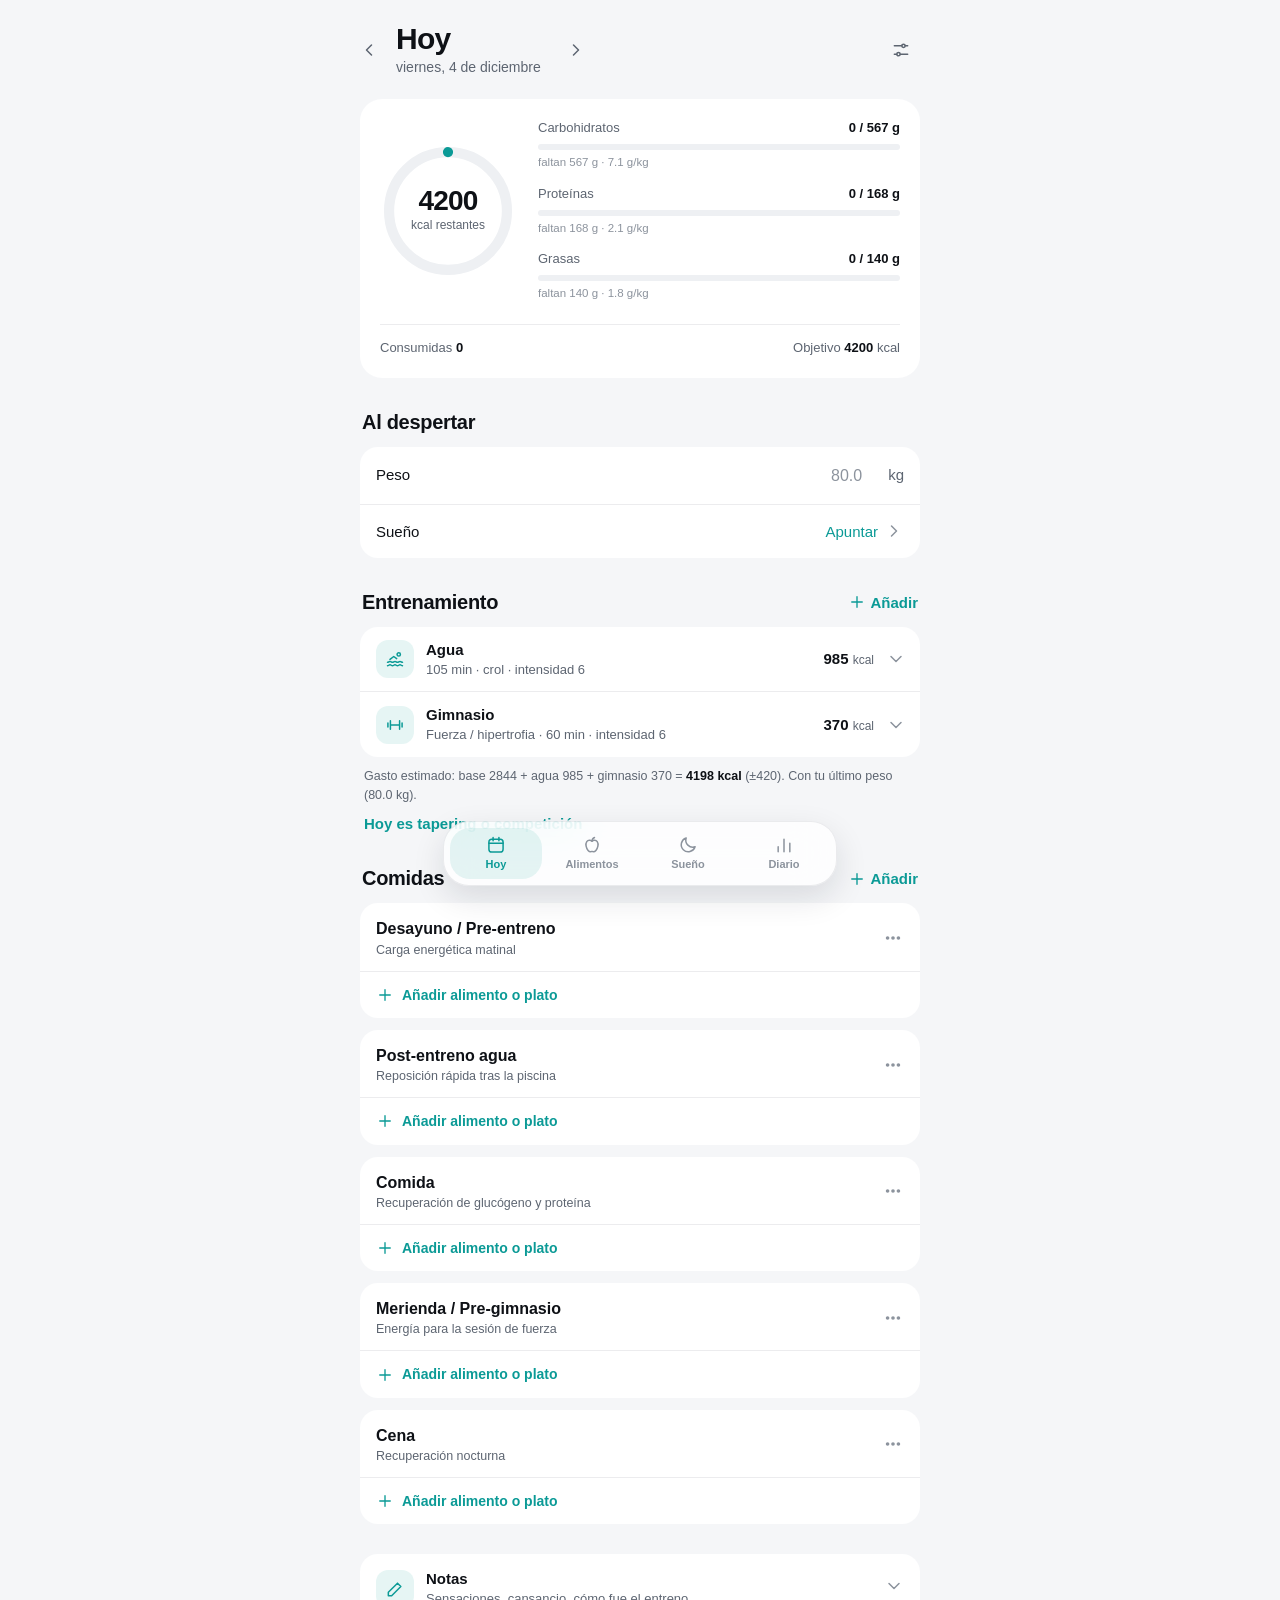
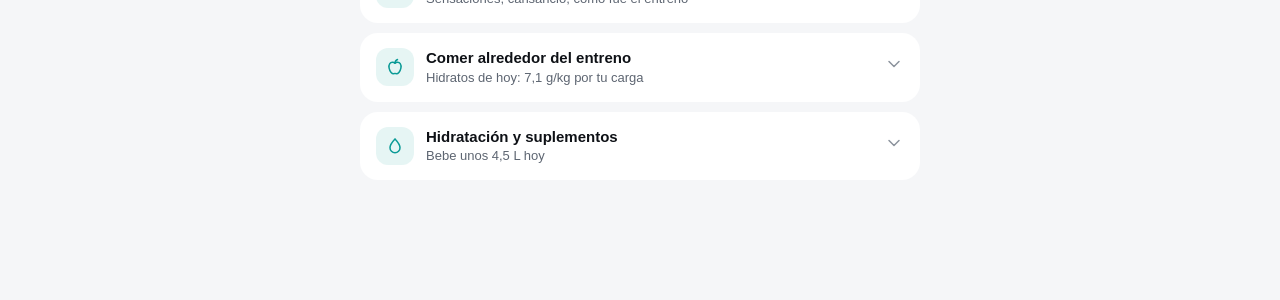
<file: index.html>
<!DOCTYPE html>
<html lang="es">
<head>
    <meta charset="UTF-8">
    <meta name="viewport" content="width=device-width, initial-scale=1.0, viewport-fit=cover">
    <meta name="theme-color" content="#0a0b0d" media="(prefers-color-scheme: dark)">
    <meta name="theme-color" content="#f5f6f8" media="(prefers-color-scheme: light)">
    <meta name="description" content="Planificador y diario de nutrición para nadadores">
    <!-- App instalable en el móvil (PWA) -->
    <link rel="manifest" href="manifest.webmanifest">
    <link rel="icon" type="image/png" sizes="192x192" href="icon-192.png">
    <link rel="apple-touch-icon" href="apple-touch-icon.png">
    <meta name="mobile-web-app-capable" content="yes">
    <meta name="apple-mobile-web-app-capable" content="yes">
    <meta name="apple-mobile-web-app-title" content="SwimFuel">
    <meta name="apple-mobile-web-app-status-bar-style" content="black-translucent">
    <title>SwimFuel</title>
    <link rel="stylesheet" href="css/app.css">
</head>
<body>

<div class="sticky-summary" id="stickySummary" aria-hidden="true"></div>

<main class="app">
    <div class="banner" id="storageBanner" hidden>Este navegador no permite guardar datos: descarga una copia de seguridad antes de cerrar.</div>
    <div class="banner info" id="upgradeBanner" hidden>
        <strong>SwimFuel se ha actualizado.</strong> Tus datos siguen aquí. Por si acaso, guarda una copia antes de seguir.
        <div class="row" style="margin-top:10px;">
            <button class="btn-primary btn-sm" id="btnUpgradeBackup">Descargar copia</button>
            <button class="btn-secondary btn-sm" id="btnUpgradeDismiss">Ahora no</button>
        </div>
    </div>

    <!-- ===================== HOY ===================== -->
    <section class="tab-panel active" id="tab_today">
        <header class="topbar">
            <div class="date-switch">
                <button class="icon-btn" id="btnPrevDay" aria-label="Día anterior" data-icon="chevronLeft"></button>
                <div class="date-title">
                    <h1 id="dateLabel">Hoy</h1>
                    <div class="date-sub"><span id="dateSub"></span><span class="save-state" id="saveIndicator"></span></div>
                    <input type="date" id="logDate" class="date-picker" aria-label="Elegir fecha">
                </div>
                <button class="icon-btn" id="btnNextDay" aria-label="Día siguiente" data-icon="chevronRight"></button>
            </div>
            <div class="topbar-actions">
                <button class="pill-btn" id="btnToday" hidden>Hoy</button>
                <button class="icon-btn" onclick="openModal('modalProfile')" aria-label="Perfil y ajustes" data-icon="sliders"></button>
            </div>
        </header>

        <section class="hero" id="hero">
            <div class="ring-wrap">
                <svg class="ring" viewBox="0 0 120 120" aria-hidden="true">
                    <circle class="ring-track" cx="60" cy="60" r="52"></circle>
                    <circle class="ring-fill" id="kcalRing" cx="60" cy="60" r="52" stroke-dasharray="326.73" stroke-dashoffset="326.73"></circle>
                </svg>
                <div class="ring-center">
                    <div class="ring-value" id="ringValue">0</div>
                    <div class="ring-label" id="ringLabel">kcal restantes</div>
                </div>
            </div>
            <div class="macros">
                <div class="macro">
                    <div class="macro-top"><span class="macro-name">Carbohidratos</span><span class="macro-val" id="carbStatus"></span></div>
                    <div class="macro-bar"><i id="carbBar" style="background: var(--carb);"></i></div>
                    <div class="macro-sub" id="carbSub"></div>
                </div>
                <div class="macro">
                    <div class="macro-top"><span class="macro-name">Proteínas</span><span class="macro-val" id="protStatus"></span></div>
                    <div class="macro-bar"><i id="protBar" style="background: var(--prot);"></i></div>
                    <div class="macro-sub" id="protSub"></div>
                </div>
                <div class="macro">
                    <div class="macro-top"><span class="macro-name">Grasas</span><span class="macro-val" id="fatStatus"></span></div>
                    <div class="macro-bar"><i id="fatBar" style="background: var(--fat);"></i></div>
                    <div class="macro-sub" id="fatSub"></div>
                </div>
            </div>
            <div class="hero-foot">
                <span>Consumidas <strong class="num" id="kcalEaten">0</strong></span>
                <span>Objetivo <strong class="num" id="kcalTarget">0</strong> kcal</span>
            </div>
        </section>

        <section class="section">
            <div class="section-head"><h2>Al despertar</h2></div>
            <div class="list">
                <label class="list-row">
                    <span>Peso</span>
                    <span class="inline-field">
                        <input type="number" id="weight" class="inline-input" step="0.1" min="30" max="200" inputmode="decimal" placeholder="80.0" title="Pésate por la mañana, en ayunas. Si lo dejas vacío se usa tu último peso.">
                        <span>kg</span>
                    </span>
                </label>
                <button class="list-row" id="sleepRow" type="button">
                    <span>Sueño</span>
                    <span class="inline-field"><span id="sleepRowValue">Apuntar</span><span data-icon="chevronRight" style="display:inline-flex;"></span></span>
                </button>
            </div>
        </section>

        <section class="section">
            <div class="section-head">
                <h2>Entrenamiento</h2>
                <button class="text-btn" id="btnAddSession" data-icon="plus">Añadir</button>
            </div>
            <div class="list" id="dayTypeList" hidden>
                <label class="list-row">
                    <span>Tipo de día</span>
                    <select id="dayType" class="inline-select">
                        <option value="Normal" selected>Entreno normal</option>
                        <option value="Tapering">Tapering</option>
                        <option value="Competición">Competición</option>
                    </select>
                </label>
            </div>
            <div class="list sessions" id="sessionsContainer"></div>
            <p class="footnote" id="energyBreakdown"></p>
            <button class="text-btn small" id="btnDayType" style="margin:8px 4px 0;">Hoy es tapering o competición</button>
        </section>

        <section class="section">
            <div class="section-head">
                <h2>Comidas</h2>
                <button class="text-btn" onclick="openAddMealModal()" data-icon="plus">Añadir</button>
            </div>
            <div id="mealsContainer"></div>
        </section>

        <details class="disclosure" id="notesCard" style="margin-bottom:10px;">
            <summary>
                <span class="s-icon" data-icon="edit"></span>
                <span class="grow" style="min-width:0;">
                    <span class="s-title" style="display:block;">Notas</span>
                    <span class="s-sub" id="notesSummary" style="display:block;"></span>
                </span>
                <span class="s-chev" data-icon="chevronDown"></span>
            </summary>
            <div class="disclosure-body">
                <textarea id="logNotes" rows="3" placeholder="Sensaciones, cansancio, cómo fue el entreno…" aria-label="Notas del día"></textarea>
            </div>
        </details>

        <details class="disclosure" id="fuelCard" style="margin-bottom:10px;">
            <summary>
                <span class="s-icon" data-icon="apple"></span>
                <span class="grow">
                    <span class="s-title" style="display:block;">Comer alrededor del entreno</span>
                    <span class="s-sub" id="fuelSummary" style="display:block;"></span>
                </span>
                <span class="s-chev" data-icon="chevronDown"></span>
            </summary>
            <div class="disclosure-body">
                <ul class="supp-list" id="fuelList"></ul>
                <p class="disclaimer">Pon la hora de cada entreno para afinar. Basado en las guías de nutrición deportiva (Burke 2011; Thomas, Erdman y Burke 2016; Schoenfeld y Aragon 2018). Orientativo: ajústalo a lo que te sienta bien.</p>
            </div>
        </details>

        <details class="disclosure" id="recoCard">
            <summary>
                <span class="s-icon" data-icon="drop"></span>
                <span class="grow">
                    <span class="s-title" style="display:block;">Hidratación y suplementos</span>
                    <span class="s-sub" id="recoSummary" style="display:block;"></span>
                </span>
                <span class="s-chev" data-icon="chevronDown"></span>
            </summary>
            <div class="disclosure-body">
                <p class="small muted" id="hydrationText" style="margin-bottom:4px;"></p>
                <ul class="supp-list" id="suppList"></ul>
                <p class="disclaimer">Orientativo. No sustituye la valoración de un médico o dietista-nutricionista; prueba cualquier suplemento en entrenamiento antes de competir.</p>
            </div>
        </details>
    </section>

    <!-- ===================== ALIMENTOS ===================== -->
    <section class="tab-panel" id="tab_foods">
        <header class="topbar">
            <h1>Alimentos</h1>
            <button class="icon-btn accent" onclick="openFoodModal()" aria-label="Nuevo alimento" data-icon="plus"></button>
        </header>
        <section class="section">
            <div class="section-head">
                <h2>Platos</h2>
                <button class="text-btn" onclick="openDishModal()" data-icon="plus">Nuevo</button>
            </div>
            <div class="list" id="dishList"></div>
        </section>

        <div class="section-head"><h2>Alimentos</h2></div>
        <div class="search">
            <span data-icon="search"></span>
            <input type="search" id="dbSearch" placeholder="Buscar" autocomplete="off">
        </div>
        <div class="list" id="foodList"></div>
        <p class="footnote">
            Valores por 100 g, como en la etiqueta. Al crear un alimento puedes leer la tabla nutricional con una foto. Para lo que no puedes pesar, al añadir una comida hay platos genéricos (≈) y estimación con IA.
            <button class="link-btn" onclick="loadDefaultStarterDB()">Añadir alimentos básicos</button>
        </p>
    </section>

    <!-- ===================== SUEÑO ===================== -->
    <section class="tab-panel" id="tab_sleep">
        <header class="topbar">
            <h1>Sueño</h1>
            <button class="pill-btn" id="btnSleepGoal" aria-label="Cambiar el objetivo de sueño"></button>
        </header>

        <section class="section">
            <div class="card" id="sleepLastCard"></div>
            <div class="stats-grid" id="sleepStats" style="margin-top:10px;"></div>
            <div class="card chart-card" id="sleepChartCard" hidden>
                <div class="chart-wrap" id="sleepChart"></div>
                <div class="chart-readout" id="sleepReadout" aria-live="polite"></div>
            </div>
        </section>

        <section class="section">
            <div class="section-head"><h2>Recuperación</h2></div>
            <div id="recoveryList"></div>
            <p class="footnote">Tres señales por separado, sin una nota inventada. La energía disponible es lo que comes menos lo que gastas entrenando, por kg de masa magra: por debajo de 30 es baja y 45 es el equilibrio (Loucks 2011; consenso del COI sobre RED-S, 2023). Si no has puesto tu % de grasa en Perfil, la masa magra se estima.</p>
        </section>

        <section class="section" id="sleepAdviceSection" hidden>
            <div class="section-head"><h2>Para hoy</h2></div>
            <div id="sleepAdvice"></div>
        </section>

        <section class="section" id="sleepPatternsSection" hidden>
            <div class="section-head"><h2>Tus patrones</h2></div>
            <div id="sleepPatterns"></div>
            <p class="footnote">Sacado de tus últimos 90 días. Describe lo que ha pasado; no demuestra la causa.</p>
        </section>

        <details class="disclosure">
            <summary>
                <span class="s-icon" data-icon="moon"></span>
                <span class="grow">
                    <span class="s-title" style="display:block;">Qué dice la evidencia</span>
                    <span class="s-sub" style="display:block;">Por qué el sueño no cambia tus calorías</span>
                </span>
                <span class="s-chev" data-icon="chevronDown"></span>
            </summary>
            <div class="disclosure-body small">
                <ul class="evidence">
                    <li><strong>Calorías:</strong> dormir poco hace comer más (unas 300–400 kcal al día de media) sin que el gasto cambie apenas. Por eso la app no te sube el objetivo tras una mala noche: te avisa de que tendrás más hambre. <span class="src">Al Khatib 2017</span></li>
                    <li><strong>Cuánto:</strong> los adultos necesitan 7–9 h y los deportistas de élite suelen necesitar más de 8 h. Ajusta tu objetivo arriba a la derecha. <span class="src">Walsh 2021 (consenso)</span></li>
                    <li><strong>Dormir más mejora el rendimiento:</strong> alargar el sueño varias semanas mejoró el sprint, el tiempo de reacción y el ánimo. <span class="src">Mah 2011</span></li>
                    <li><strong>Madrugones:</strong> los nadadores de élite duermen unas 5 h y media antes de los entrenos de primera hora. <span class="src">Sargent 2014</span></li>
                    <li><strong>Lesiones y resfriados:</strong> dormir menos de 8 h de media se asocia a más lesiones en deportistas jóvenes, y menos de 6–7 h a más resfriados. <span class="src">Milewski 2014 · Prather 2015</span></li>
                    <li><strong>Siesta:</strong> 20–30 min (o un ciclo de 90) recuperan parte del rendimiento tras una noche corta. <span class="src">Lastella 2021</span></li>
                    <li><strong>Cafeína:</strong> tomada 6 h antes de acostarte todavía acorta el sueño. <span class="src">Drake 2013</span></li>
                    <li><strong>Proteína antes de dormir:</strong> 30–40 g de caseína aumentan la síntesis de proteína muscular durante la noche. <span class="src">Res 2012</span></li>
                </ul>
                <p class="disclaimer">Las fases (profundo, REM) y la nota de un reloj son estimaciones: sirven para ver tu tendencia, no como medida exacta. La app las guarda pero no basa ningún aviso en las fases.</p>
            </div>
        </details>
    </section>

    <!-- ===================== DIARIO ===================== -->
    <section class="tab-panel" id="tab_history">
        <header class="topbar"><h1>Diario</h1></header>

        <section class="section">
            <div class="stats-grid" id="historyStats"></div>
            <div class="card chart-card"><div class="chart-wrap" id="historyChart"></div></div>
        </section>

        <section class="section">
            <div class="section-head"><h2>Tu gasto real</h2></div>
            <div class="card" id="calibrationCard"></div>
        </section>

        <section class="section">
            <div class="section-head"><h2>Días</h2></div>
            <div class="list" id="dayList"></div>
        </section>

        <section class="section">
            <div class="section-head"><h2>Datos</h2></div>
            <div class="list">
                <button class="list-row" onclick="exportHistoryToCSV()"><span>Exportar a Excel</span><span data-icon="download"></span></button>
                <button class="list-row" onclick="shareFullBackup()"><span>Enviar copia a Drive, correo…</span><span data-icon="upload"></span></button>
                <button class="list-row" onclick="exportFullBackup()"><span>Descargar copia de seguridad</span><span data-icon="download"></span></button>
                <label class="list-row tappable" style="cursor:pointer;">
                    <span>Restaurar copia</span><span data-icon="upload"></span>
                    <input type="file" id="importJsonInput" hidden>
                </label>
            </div>
            <p class="footnote" id="backupStatus"></p>
            <div class="list" style="margin-top:16px;">
                <button class="list-row danger" onclick="clearAllHistory()">Borrar todo el diario</button>
                <button class="list-row danger" onclick="wipeFoodDatabase()">Borrar todos los alimentos</button>
            </div>
        </section>
    </section>
</main>

<nav class="tabbar" aria-label="Secciones">
    <button class="tab active" data-tab="today" data-icon="calendar"><span>Hoy</span></button>
    <button class="tab" data-tab="foods" data-icon="apple"><span>Alimentos</span></button>
    <button class="tab" data-tab="sleep" data-icon="moon"><span>Sueño</span></button>
    <button class="tab" data-tab="history" data-icon="chart"><span>Diario</span></button>
</nav>

<div class="toast" id="toastMsg" role="status" aria-live="polite"></div>

<!-- ===================== HOJA: PERFIL ===================== -->
<div class="modal-overlay" id="modalProfile">
    <div class="modal-box">
        <div class="grabber"></div>
        <div class="modal-header">
            <h3>Perfil</h3>
            <button class="icon-btn" onclick="closeModal('modalProfile')" aria-label="Cerrar" data-icon="close"></button>
        </div>
        <div class="modal-body">
            <div class="list">
                <label class="list-row">
                    <span>Sexo</span>
                    <select id="sex" class="inline-select">
                        <option value="M" selected>Hombre</option>
                        <option value="F">Mujer</option>
                    </select>
                </label>
                <label class="list-row">
                    <span>Edad</span>
                    <span class="inline-field"><input type="number" id="age" class="inline-input" value="20" min="12" max="80" inputmode="numeric"><span>años</span></span>
                </label>
                <label class="list-row">
                    <span>Altura</span>
                    <span class="inline-field"><input type="number" id="height" class="inline-input" value="185" min="130" max="230" inputmode="numeric"><span>cm</span></span>
                </label>
                <label class="list-row">
                    <span>Especialidad</span>
                    <select id="specialty" class="inline-select">
                        <option value="sprint" selected>Velocidad</option>
                        <option value="mid">Medio fondo</option>
                        <option value="distance">Fondo</option>
                    </select>
                </label>
            </div>

            <div class="list" style="margin-top:14px;">
                <label class="list-row">
                    <span>Objetivo</span>
                    <select id="goal" class="inline-select">
                        <option value="maint" selected>Mantener</option>
                        <option value="surplus">Ganar masa (+300)</option>
                        <option value="cut">Definición (−300)</option>
                    </select>
                </label>
                <label class="list-row">
                    <span title="Actividad fuera de los entrenos">Actividad</span>
                    <select id="activity" class="inline-select">
                        <option value="1.3">Sentado</option>
                        <option value="1.4" selected>Estudiante / oficina</option>
                        <option value="1.55">De pie / andando</option>
                        <option value="1.7">Trabajo físico</option>
                    </select>
                </label>
            </div>
            <p class="footnote" id="calibrationInfo"></p>

            <div class="section-title">Tus marcas de crol (para calcular tus ritmos)</div>
            <div class="list">
                <label class="list-row"><span>50 m</span><input type="text" id="pb50" class="inline-input pb-input" inputmode="decimal" placeholder="26.5" maxlength="9" autocomplete="off"></label>
                <label class="list-row"><span>100 m</span><input type="text" id="pb100" class="inline-input pb-input" inputmode="decimal" placeholder="57.0" maxlength="9" autocomplete="off"></label>
                <label class="list-row"><span>200 m</span><input type="text" id="pb200" class="inline-input pb-input" inputmode="decimal" placeholder="2.05.0" maxlength="9" autocomplete="off"></label>
                <label class="list-row"><span>400 m</span><input type="text" id="pb400" class="inline-input pb-input" inputmode="decimal" placeholder="4.25.0" maxlength="9" autocomplete="off"></label>
            </div>
            <p class="footnote" id="pacesInfo"></p>
            <div class="list" style="margin-top:14px;">
                <label class="list-row">
                    <span>Grasa corporal, si la sabes</span>
                    <span class="inline-field"><input type="number" id="bodyFat" class="inline-input" min="4" max="45" step="0.5" inputmode="decimal" placeholder="—"><span>%</span></span>
                </label>
            </div>

            <div class="section-title">Plan de gimnasio</div>
            <div id="gymPlanBox"></div>
            <input type="file" id="gymPlanFile" accept=".json,application/json,image/*,application/pdf" multiple hidden>

            <details class="footnote" style="margin-top:16px;">
                <summary style="cursor:pointer; color:var(--text);">Cómo se calculan los objetivos</summary>
                <ul style="margin:8px 0 0 18px;">
                    <li><strong>Gasto base:</strong> metabolismo en reposo con la fórmula para deportistas de ten Haaf y Weijs (2014), o con tu masa magra si pones el % de grasa, × tu actividad fuera de los entrenos. Margen ±10 %.</li>
                    <li><strong>Agua, por series:</strong> cada serie tiene una velocidad según su zona y tus marcas. El coste por metro sale de lo medido en nadadores de élite (Capelli 1998): a ritmo de 100 cuesta casi el doble que en aeróbico ligero. Espalda, mariposa y braza cuestan más que el crol; pies y técnica van más lentos y cada metro cuesta más; con aletas, menos (Zamparo 2002).</li>
                    <li><strong>Descansos y después:</strong> el tiempo en la pared cuenta como actividad ligera, y se suma un 6–12 % por el gasto tras el esfuerzo, mayor en las zonas altas (LaForgia 2006).</li>
                    <li><strong>Agua, sin zonas:</strong> con metros e intensidad se usa una velocidad media (margen ±20 %); solo con minutos, un MET de 3,5 + 0,7 × intensidad (±30 %).</li>
                    <li><strong>Gimnasio:</strong> MET según el tipo (fuerza 5, potencia 6, circuito 8, seco 4,5, movilidad 2,5), ±7 % por punto de intensidad y +10 % tras fuerza, potencia o circuito.</li>
                    <li>Los entrenos suman solo el gasto <em>extra</em>: el reposo ya está en el gasto base.</li>
                    <li><strong>Ajuste por tus datos:</strong> con 2–4 semanas de comidas y pesajes se compara lo que comes con la tendencia de tu peso (calculada de forma que un día hinchado apenas la mueva). El ajuste se aplica solo, como mucho un 1 % al día, y puedes pausarlo en Diario. Es lo que más afina: corrige lo que las fórmulas no saben de ti.</li>
                    <li><strong>Macros:</strong> proteína 2,1 g/kg (1,9 en fondo; 2,3 en definición). Hidratos según lo que entrenas ese día: 4 g/kg en descanso, unos 6 con una hora y hasta 10 en los días más duros; mínimo 7 en competición y 6 en tapering (Burke 2011). Grasas: el resto, entre el 20 % y el 30 % de las kcal.</li>
                </ul>
            </details>
        </div>
        <div class="modal-footer">
            <button class="btn-primary" onclick="closeModal('modalProfile')">Listo</button>
        </div>
    </div>
</div>

<!-- ===================== HOJA: ALIMENTO (crear / editar / foto IA) ===================== -->
<div class="modal-overlay" id="modalFood">
    <div class="modal-box">
        <div class="grabber"></div>
        <div class="modal-header">
            <h3 id="foodModalTitle">Nuevo alimento</h3>
            <button class="icon-btn" onclick="closeModal('modalFood')" aria-label="Cerrar" data-icon="close"></button>
        </div>
        <div class="modal-body">
            <div class="form-group">
                <label for="mFoodName">Nombre</label>
                <input type="text" id="mFoodName" placeholder="Ej: Copos de avena Hacendado" maxlength="120">
            </div>

            <details class="ai-box" id="aiBox">
                <summary><span data-icon="camera"></span><span style="flex:1;">Leer la etiqueta con una foto</span><span class="s-chev" data-icon="chevronDown"></span></summary>
                <div class="ai-inner">
                    <div class="drop-zone" id="aiDropZone">
                        <input type="file" id="aiImageFile" accept="image/*" hidden>
                        <div id="dropZoneEmpty">
                            <span data-icon="camera"></span>
                            <div style="font-weight:600; color:var(--text);">Haz una foto o elige una imagen</div>
                            <div style="font-size:12.5px;">También puedes arrastrarla o pegarla</div>
                        </div>
                        <div id="dropZonePreview" style="display:none;">
                            <img id="aiPreviewImg" alt="Foto de la tabla nutricional">
                            <div style="font-size:12.5px; margin-top:4px;">Toca para cambiarla</div>
                        </div>
                    </div>
                    <button class="btn-primary btn-sm" id="btnAnalyzeAi" onclick="analyzeFoodPhoto()" style="width:100%;">Leer valores</button>
                    <div id="aiLoading" style="display:none; margin-top:10px;">
                        <div class="small" style="color:var(--accent);" id="aiLoadingText">Analizando…</div>
                        <div class="pulse"></div>
                    </div>
                    <div style="margin-top:14px;">
                        <label for="geminiApiKeyInput" style="display:flex; justify-content:space-between; gap:8px; align-items:center;">
                            <span>Clave de Google Gemini <span id="apiKeyStatusBadge" class="status-pill status-warn">Sin configurar</span></span>
                            <a href="https://aistudio.google.com/app/apikey" target="_blank" rel="noopener" style="color:var(--accent); text-decoration:none; font-weight:600;">Conseguir</a>
                        </label>
                        <div class="row" style="flex-wrap:nowrap;">
                            <input type="password" id="geminiApiKeyInput" placeholder="AIza…" autocomplete="off">
                            <button type="button" class="btn-secondary btn-sm" id="btnToggleKeyVis" onclick="toggleApiKeyVisibility()">Ver</button>
                        </div>
                        <div style="font-size:12px; color:var(--text-3); margin-top:6px;">Se guarda solo en este dispositivo y se envía a Google únicamente al analizar una foto.</div>
                    </div>
                </div>
            </details>

            <div class="section-title">Por cada 100 g</div>
            <div class="form-row">
                <div class="form-group">
                    <label for="mFoodC">Carbohidratos (g)</label>
                    <input type="number" id="mFoodC" step="0.1" min="0" value="0" inputmode="decimal">
                </div>
                <div class="form-group">
                    <label for="mFoodP">Proteínas (g)</label>
                    <input type="number" id="mFoodP" step="0.1" min="0" value="0" inputmode="decimal">
                </div>
                <div class="form-group">
                    <label for="mFoodF">Grasas (g)</label>
                    <input type="number" id="mFoodF" step="0.1" min="0" value="0" inputmode="decimal">
                </div>
                <div class="form-group">
                    <label for="mFoodKcal">Kcal</label>
                    <input type="number" id="mFoodKcal" step="1" min="0" value="0" inputmode="numeric">
                </div>
            </div>
            <div class="form-group">
                <label for="mFoodDefaultG">Ración habitual (g)</label>
                <input type="number" id="mFoodDefaultG" step="5" min="1" value="100" inputmode="numeric">
            </div>
            <div class="form-row">
                <div class="form-group">
                    <label for="mFoodUnitName">Unidad (opcional)</label>
                    <input type="text" id="mFoodUnitName" placeholder="huevo, rebanada…" maxlength="20" autocomplete="off">
                </div>
                <div class="form-group">
                    <label for="mFoodUnitG">Gramos por unidad</label>
                    <input type="number" id="mFoodUnitG" min="0" step="1" inputmode="decimal" placeholder="60">
                </div>
            </div>
            <div class="form-group">
                <label for="mFoodCook">Al cocinarlo, cada gramo en crudo pesa ×</label>
                <input type="text" id="mFoodCook" inputmode="decimal" maxlength="5" autocomplete="off">
            </div>
            <p class="footnote" style="margin-top:-6px;">Sirve para apuntarlo pesado ya cocinado. Lo habitual: arroz ×2,6 · pasta ×2,3 · legumbre seca ×2,5 · carne y pollo ×0,75 · pescado ×0,8. Si lo dejas vacío, la app lo deduce del nombre.</p>
            <p class="footnote" style="margin-top:0;">Las kcal se calculan solas (4·C + 4·P + 9·G) hasta que escribas el valor de la etiqueta.</p>
        </div>
        <div class="modal-footer">
            <button class="btn-danger" id="btnDeleteFood" hidden>Eliminar</button>
            <button class="btn-primary" id="btnSaveFood" onclick="saveFoodFromModal()">Guardar</button>
        </div>
    </div>
</div>

<!-- ===================== HOJA: AÑADIR COMIDA ===================== -->
<div class="modal-overlay" id="modalAddMeal">
    <div class="modal-box">
        <div class="grabber"></div>
        <div class="modal-header">
            <h3>Nueva comida</h3>
            <button class="icon-btn" onclick="closeModal('modalAddMeal')" aria-label="Cerrar" data-icon="close"></button>
        </div>
        <div class="modal-body">
            <div class="form-group">
                <label for="newMealTitle">Nombre</label>
                <input type="text" id="newMealTitle" placeholder="Ej: Snack pre-gimnasio" maxlength="60">
            </div>
            <div class="chips">
                <button type="button" class="chip" onclick="setMealPreset('Media mañana', 'Recarga de glucógeno intermedia')">Media mañana</button>
                <button type="button" class="chip" onclick="setMealPreset('Intra-entreno agua', 'Bebida con hidratos y sales durante las series')">Intra-agua</button>
                <button type="button" class="chip" onclick="setMealPreset('Snack pre-gimnasio', 'Energía rápida antes de la fuerza')">Pre-gym</button>
                <button type="button" class="chip" onclick="setMealPreset('Batido post-fuerza', 'Proteína y recuperación')">Post-fuerza</button>
                <button type="button" class="chip" onclick="setMealPreset('Recarga nocturna', 'Proteína de liberación lenta')">Nocturna</button>
            </div>
            <div class="form-group">
                <label for="newMealHint">Nota (opcional)</label>
                <input type="text" id="newMealHint" placeholder="Ej: 45 min antes de la sala de pesas" maxlength="100">
            </div>
        </div>
        <div class="modal-footer">
            <button class="btn-primary" onclick="confirmAddMeal()">Añadir comida</button>
        </div>
    </div>
</div>

<!-- ===================== HOJA: AÑADIR A UNA COMIDA ===================== -->
<div class="modal-overlay" id="modalAdd">
    <div class="modal-box">
        <div class="grabber"></div>
        <div class="modal-header">
            <div class="row" style="flex-wrap:nowrap; gap:2px; min-width:0;">
                <button class="icon-btn" id="addBack" aria-label="Volver al buscador" data-icon="chevronLeft" hidden style="margin-left:-10px;"></button>
                <h3 id="addTitle" style="white-space:nowrap; overflow:hidden; text-overflow:ellipsis;"></h3>
            </div>
            <button class="icon-btn" onclick="closeModal('modalAdd')" aria-label="Cerrar" data-icon="close"></button>
        </div>
        <div class="modal-body">
            <div id="addViewSearch">
                <div class="search">
                    <span data-icon="search"></span>
                    <input type="search" id="addSearch" placeholder="Buscar, o escribe: 2 empanadillas, 3 rebanadas de pan" autocomplete="off">
                </div>
                <div class="chips" style="margin:0 0 6px;">
                    <button type="button" class="chip" id="btnAddEstimate" style="color:var(--accent); background:var(--accent-soft);">No puedo pesarlo: estimar</button>
                    <button type="button" class="chip" id="btnAddQuick">Kcal a mano</button>
                </div>
                <div id="addPhrase" hidden style="margin-bottom:6px;"></div>
                <div class="section-title" id="addListTitle"></div>
                <div class="list" id="addResults"></div>
            </div>

            <div id="addViewQty" hidden>
                <div class="qty-name" id="qtyName"></div>
                <div class="small muted" id="qtyPer100" style="margin-bottom:14px;"></div>
                <div class="form-row">
                    <div class="form-group">
                        <label for="qtyAmount">Cantidad</label>
                        <input type="number" id="qtyAmount" min="0" step="any" inputmode="decimal">
                    </div>
                    <div class="form-group">
                        <label for="qtyUnit">Medida</label>
                        <select id="qtyUnit"></select>
                    </div>
                </div>
                <div class="qty-preview" id="qtyPreview"></div>
                <label class="row small" id="qtySplitRow" hidden style="margin:12px 2px 0; flex-wrap:nowrap; color:var(--text);">
                    <input type="checkbox" id="qtySplit" style="width:20px; height:20px; flex:none; accent-color:var(--accent);">
                    <span>Añadir por ingredientes, para quitar o cambiar alguno solo hoy</span>
                </label>
                <p class="footnote" id="qtyNote"></p>
            </div>

            <div id="addViewEstimate" hidden>
                <div class="form-group">
                    <label for="estText">Describe el plato y la cantidad</label>
                    <textarea id="estText" rows="3" maxlength="400" placeholder="Carne picada con tomate y arroz blanco, un plato hondo lleno"></textarea>
                </div>
                <div class="row" style="margin-bottom:10px;">
                    <label class="btn-secondary btn-sm" style="cursor:pointer; margin:0; color:var(--text);">
                        <span data-icon="camera" style="display:inline-flex;"></span>Foto
                        <input type="file" id="estPhoto" accept="image/*" hidden>
                    </label>
                    <span class="small muted" id="estPhotoName" style="flex:1;"></span>
                    <button class="btn-primary btn-sm" id="estRun">Estimar con IA</button>
                </div>
                <div id="estKeyBox" hidden>
                    <label for="estKey" style="display:flex; justify-content:space-between; gap:8px;">
                        <span>Clave de Google Gemini (gratuita)</span>
                        <a href="https://aistudio.google.com/app/apikey" target="_blank" rel="noopener" style="color:var(--accent); text-decoration:none; font-weight:600;">Conseguir</a>
                    </label>
                    <input type="password" id="estKey" placeholder="AIza…" autocomplete="off">
                    <p class="footnote" style="margin-top:6px;">Se guarda solo en este dispositivo. La foto y la descripción se envían a Google únicamente al estimar.</p>
                </div>
                <div id="estLoading" hidden style="margin-top:10px;">
                    <div class="small" style="color:var(--accent);" id="estLoadingText">Estimando…</div>
                    <div class="pulse"></div>
                </div>
                <div id="estResults"></div>
                <p class="footnote">Sin conexión o sin clave: vuelve al buscador y elige un plato genérico (≈) con su medida casera: plato, cucharón, filete…</p>
            </div>

            <div id="addViewQuick" hidden>
                <div class="form-group">
                    <label for="quickName">Qué es (opcional)</label>
                    <input type="text" id="quickName" placeholder="Menú del restaurante" maxlength="60" autocomplete="off">
                </div>
                <div class="form-row-4">
                    <div class="form-group"><label for="quickKcal">Kcal</label><input type="number" id="quickKcal" min="0" inputmode="numeric" placeholder="0"></div>
                    <div class="form-group"><label for="quickC">Hidr.</label><input type="number" id="quickC" min="0" inputmode="decimal" placeholder="0"></div>
                    <div class="form-group"><label for="quickP">Prot.</label><input type="number" id="quickP" min="0" inputmode="decimal" placeholder="0"></div>
                    <div class="form-group"><label for="quickF">Grasa</label><input type="number" id="quickF" min="0" inputmode="decimal" placeholder="0"></div>
                </div>
                <p class="footnote" style="margin-top:0;">Si solo sabes las kcal, pon solo las kcal (los macros de esa comida no contarán). Si pones los gramos de hidratos, proteína y grasa, las kcal se calculan solas.</p>
            </div>
        </div>
        <div class="modal-footer" id="addFooter" hidden>
            <button class="btn-primary" id="addConfirm">Añadir</button>
        </div>
    </div>
</div>

<!-- ===================== HOJA: PLATO ===================== -->
<div class="modal-overlay" id="modalDish">
    <div class="modal-box">
        <div class="grabber"></div>
        <div class="modal-header">
            <h3 id="dishModalTitle">Nuevo plato</h3>
            <button class="icon-btn" onclick="closeModal('modalDish')" aria-label="Cerrar" data-icon="close"></button>
        </div>
        <div class="modal-body">
            <div class="form-group">
                <label for="dishName">Nombre</label>
                <input type="text" id="dishName" placeholder="Carne picada con tomate" maxlength="60" autocomplete="off">
            </div>
            <div class="section-title">Ingredientes, tal como van a la olla</div>
            <div class="list" id="dishIngredients"></div>
            <div class="search" style="margin:10px 0 8px;">
                <span data-icon="search"></span>
                <input type="search" id="dishSearch" placeholder="Añadir ingrediente" autocomplete="off">
            </div>
            <div class="list" id="dishSearchResults" hidden></div>
            <div class="form-row" style="margin-top:14px;">
                <div class="form-group">
                    <label for="dishCookedG">Peso total cocinado (g)</label>
                    <input type="number" id="dishCookedG" min="0" inputmode="numeric" placeholder="opcional">
                </div>
                <div class="form-group">
                    <label for="dishPortions">Raciones que salen</label>
                    <input type="number" id="dishPortions" min="0.25" step="0.5" value="1" inputmode="decimal">
                </div>
            </div>
            <p class="footnote" id="dishSummary" style="margin-top:0;"></p>
        </div>
        <div class="modal-footer">
            <button class="btn-danger" id="btnDeleteDish" hidden>Eliminar</button>
            <button class="btn-primary" id="btnSaveDish">Guardar</button>
        </div>
    </div>
</div>

<!-- ===================== HOJA: SUEÑO ===================== -->
<div class="modal-overlay" id="modalSleep">
    <div class="modal-box">
        <div class="grabber"></div>
        <div class="modal-header">
            <div>
                <h3>Sueño</h3>
                <div class="small muted" id="sleepNightLabel"></div>
            </div>
            <button class="icon-btn" onclick="closeModal('modalSleep')" aria-label="Cerrar" data-icon="close"></button>
        </div>
        <div class="modal-body">
            <label class="btn-secondary btn-sm" style="cursor:pointer; margin:0 0 6px; color:var(--text); width:100%;">
                <span data-icon="camera" style="display:inline-flex;"></span>Rellenar con una captura del reloj
                <input type="file" id="sleepShot" accept="image/*" multiple hidden>
            </label>
            <div id="sleepShotLoading" hidden style="margin-bottom:8px;">
                <div class="small" style="color:var(--accent);" id="sleepShotText">Leyendo la captura…</div>
                <div class="pulse"></div>
            </div>
            <p class="footnote" style="margin:0 2px 14px;">Haz una o dos capturas de la pantalla de sueño de Mi Fitness y elígelas aquí. Revisa lo que salga antes de guardar.</p>
            <div class="form-row">
                <div class="form-group">
                    <label for="sleepBed">Me dormí</label>
                    <input type="time" id="sleepBed">
                </div>
                <div class="form-group">
                    <label for="sleepWake">Me desperté</label>
                    <input type="time" id="sleepWake">
                </div>
            </div>
            <div class="form-row">
                <div class="form-group">
                    <label for="sleepH">Tiempo dormido</label>
                    <div class="dur">
                        <input type="number" id="sleepH" min="0" max="16" inputmode="numeric" placeholder="0" aria-label="Horas dormidas"><span>h</span>
                        <input type="number" id="sleepM" min="0" max="59" inputmode="numeric" placeholder="00" aria-label="Minutos dormidos"><span>min</span>
                    </div>
                </div>
                <div class="form-group">
                    <label for="sleepQuality">Nota (0–100)</label>
                    <input type="number" id="sleepQuality" min="0" max="100" inputmode="numeric" placeholder="—">
                </div>
            </div>
            <p class="footnote" id="sleepSpanHint" style="margin:-4px 2px 14px;"></p>
            <div class="form-group">
                <label for="sleepNap">Siesta (min)</label>
                <input type="number" id="sleepNap" min="0" max="300" step="5" inputmode="numeric" placeholder="0">
                <div class="chips" style="margin:8px 0 0;">
                    <button type="button" class="chip" data-nap="20">20 min</button>
                    <button type="button" class="chip" data-nap="30">30 min</button>
                    <button type="button" class="chip" data-nap="60">1 h</button>
                    <button type="button" class="chip" data-nap="90">1 h 30</button>
                </div>
            </div>
            <details class="ai-box" id="sleepMore">
                <summary><span style="flex:1;">Más datos del reloj</span><span class="s-chev" data-icon="chevronDown"></span></summary>
                <div class="ai-inner">
                    <div class="form-row">
                        <div class="form-group">
                            <label for="sleepDeepH">Sueño profundo</label>
                            <div class="dur">
                                <input type="number" id="sleepDeepH" min="0" max="10" inputmode="numeric" placeholder="0" aria-label="Horas de sueño profundo"><span>h</span>
                                <input type="number" id="sleepDeepM" min="0" max="59" inputmode="numeric" placeholder="00" aria-label="Minutos de sueño profundo"><span>min</span>
                            </div>
                        </div>
                        <div class="form-group">
                            <label for="sleepRemH">REM</label>
                            <div class="dur">
                                <input type="number" id="sleepRemH" min="0" max="10" inputmode="numeric" placeholder="0" aria-label="Horas de sueño REM"><span>h</span>
                                <input type="number" id="sleepRemM" min="0" max="59" inputmode="numeric" placeholder="00" aria-label="Minutos de sueño REM"><span>min</span>
                            </div>
                        </div>
                    </div>
                    <div class="form-group" style="margin-bottom:0;">
                        <label for="sleepHr">Pulso en reposo (ppm)</label>
                        <input type="number" id="sleepHr" min="25" max="130" inputmode="numeric" placeholder="—">
                    </div>
                </div>
            </details>
        </div>
        <div class="modal-footer">
            <button class="btn-danger" id="btnDeleteSleep" hidden>Borrar</button>
            <button class="btn-primary" id="btnSaveSleep">Guardar</button>
        </div>
    </div>
</div>

<!-- ===================== HOJA: MENÚ DE ACCIONES ===================== -->
<div class="modal-overlay" id="actionSheet">
    <div class="modal-box">
        <div class="grabber"></div>
        <div class="modal-header">
            <h3 id="actionTitle"></h3>
            <button class="icon-btn" onclick="closeModal('actionSheet')" aria-label="Cerrar" data-icon="close"></button>
        </div>
        <div class="modal-body" style="padding-bottom:20px;">
            <div class="list" id="actionList"></div>
        </div>
    </div>
</div>

<script src="js/engine.js"></script>
<script src="js/training.js"></script>
<script src="js/balance.js"></script>
<script src="js/gymplan.js"></script>
<script src="js/core.js"></script>
<script src="js/today.js"></script>
<script src="js/foodlib.js"></script>
<script src="js/foods.js"></script>
<script src="js/addfood.js"></script>
<script src="js/history.js"></script>
<script src="js/sleep.js"></script>
<script src="js/main.js"></script>

</body>
</html>
</file>
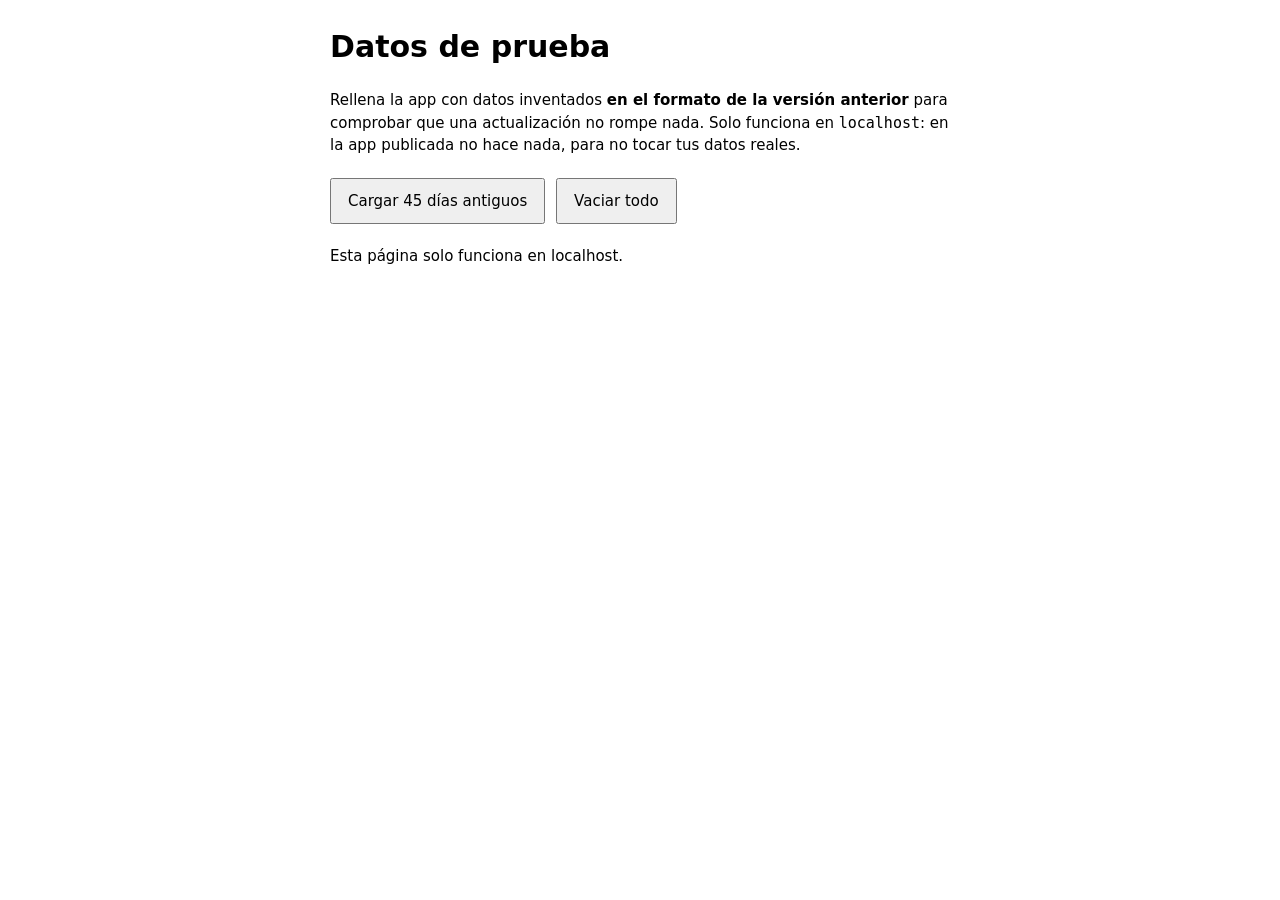
<file: tests/seed.html>
<!DOCTYPE html>
<html lang="es">
<head>
    <meta charset="UTF-8">
    <meta name="viewport" content="width=device-width, initial-scale=1.0">
    <title>SwimFuel · datos de prueba</title>
    <style>body { font: 15px/1.5 system-ui, sans-serif; margin: 24px auto; max-width: 620px; padding: 0 16px; } button { font: inherit; padding: 10px 16px; margin: 6px 6px 6px 0; }</style>
</head>
<body>
    <h1>Datos de prueba</h1>
    <p>Rellena la app con datos inventados <strong>en el formato de la versión anterior</strong> para comprobar que una actualización no rompe nada. Solo funciona en <code>localhost</code>: en la app publicada no hace nada, para no tocar tus datos reales.</p>
    <button id="seed">Cargar 45 días antiguos</button>
    <button id="clear">Vaciar todo</button>
    <p id="msg"></p>

    <script>
        'use strict';
        const LOCAL = ['localhost', '127.0.0.1'].includes(location.hostname);
        const KEYS = {
            db: 'swimfuel_custom_food_db_v2',
            history: 'swimfuel_daily_history_v2',
            profile: 'swimfuel_user_profile_v2',
            slots: 'swimfuel_custom_meal_slots_v2'
        };

        function iso(d) {
            const p = n => String(n).padStart(2, '0');
            return `${d.getFullYear()}-${p(d.getMonth() + 1)}-${p(d.getDate())}`;
        }

        // Números "aleatorios" repetibles: los mismos datos cada vez
        function rng(seed) {
            let s = seed;
            return () => { s = (s * 1664525 + 1013904223) % 4294967296; return s / 4294967296; };
        }

        function seedLegacy(days = 45) {
            if (!LOCAL) return 'Solo en localhost';
            const rand = rng(7);
            const foods = [
                { id: 'f_oats', name: 'Copos de avena', kcal: 375, c: 60, p: 13, f: 7, defaultG: 80 },
                { id: 'f_rice', name: 'Arroz blanco / basmati (en crudo)', kcal: 360, c: 79, p: 7, f: 0.8, defaultG: 100 },
                { id: 'f_pasta', name: 'Pasta de trigo (en crudo)', kcal: 355, c: 72, p: 12.5, f: 1.5, defaultG: 110 },
                { id: 'f_chicken', name: 'Pechuga de pollo (en crudo)', kcal: 115, c: 0, p: 23, f: 2, defaultG: 200 },
                { id: 'f_eggs', name: 'Huevo entero (1 L ~ 60g)', kcal: 143, c: 0.7, p: 12.6, f: 9.5, defaultG: 120 },
                { id: 'f_whey', name: 'Proteína Whey Isolate (polvo)', kcal: 375, c: 4, p: 82, f: 2, defaultG: 35 },
                { id: 'f_banana', name: 'Plátano (sin piel)', kcal: 89, c: 22.8, p: 1.1, f: 0.3, defaultG: 120 },
                { id: 'f_milk', name: 'Leche semidesnatada', kcal: 47, c: 4.8, p: 3.3, f: 1.6, defaultG: 250 },
                { id: 'f_oil', name: 'Aceite de Oliva Virgen Extra (AOVE)', kcal: 884, c: 0, p: 0, f: 100, defaultG: 15 },
                { id: 'cust_bread', name: 'Pan de barra', kcal: 265, c: 52, p: 9, f: 1.5, defaultG: 80 }
            ];
            const slots = [
                { id: 'm1', title: '1. Desayuno / Pre-entreno', hint: 'Carga energética matinal' },
                { id: 'm2', title: 'Post-entreno agua', hint: 'Reposición rápida tras la piscina' },
                { id: 'm3', title: '3. Comida', hint: 'Recuperación de glucógeno y proteína' },
                { id: 'm5', title: 'Cena', hint: 'Recuperación nocturna' }
            ];
            const item = (f, grams) => ({ uid: 'i_' + Math.floor(rand() * 1e9).toString(36), name: f.name, grams, kcal100: f.kcal, c100: f.c, p100: f.p, f100: f.f });
            const F = Object.fromEntries(foods.map(f => [f.id, f]));
            const history = [];
            const today = new Date();
            let weight = 79.2;

            for (let n = days; n >= 1; n--) {
                const d = new Date(today.getFullYear(), today.getMonth(), today.getDate() - n);
                const rest = d.getDay() === 0;
                const hard = d.getDay() === 2 || d.getDay() === 4;
                weight += (rand() - 0.52) * 0.25;
                const scale = (rest ? 0.8 : 1) * (0.9 + rand() * 0.25);
                const meals = {
                    m1: [item(F.f_oats, Math.round(90 * scale)), item(F.f_milk, 300), item(F.f_banana, 120)],
                    m2: [item(F.f_whey, 35), item(F.cust_bread, Math.round(100 * scale))],
                    m3: [item(F.f_rice, Math.round(160 * scale)), item(F.f_chicken, 220), item(F.f_oil, 20)],
                    m5: [item(F.f_pasta, Math.round(150 * scale)), item(F.f_eggs, 180), item(F.f_oil, 15)]
                };
                const tot = { k: 0, c: 0, p: 0, f: 0 };
                Object.values(meals).flat().forEach(i => {
                    const r = i.grams / 100;
                    tot.k += i.kcal100 * r; tot.c += i.c100 * r; tot.p += i.p100 * r; tot.f += i.f100 * r;
                });
                const rec = {
                    date: iso(d),
                    weight: Math.round(weight * 10) / 10,
                    weighed: n % 2 === 0,
                    dayType: rest ? 'Descanso' : hard ? 'Doble Sesión Agua' : 'Agua + Gimnasio',
                    goal: 'maint',
                    kcalReal: Math.round(tot.k), kcalTarget: rest ? 2900 : 3500,
                    cReal: Math.round(tot.c), cTarget: rest ? 320 : 510,
                    pReal: Math.round(tot.p), pTarget: 166,
                    fReal: Math.round(tot.f), fTarget: 90,
                    notes: n % 9 === 0 ? 'Cansado en las series largas' : '',
                    mealsTextSummary: 'Desayuno: avena, leche, plátano',
                    mealsSnapshot: meals,
                    mealSlotsSnapshot: slots
                };
                if (n > 30) {
                    // Formato más antiguo: solo minutos de agua y de gimnasio
                    rec.swimMin = rest ? 0 : hard ? 210 : 105;
                    rec.gymMin = rest || hard ? 0 : 60;
                } else {
                    rec.sessions = rest ? [] : [
                        { id: 's_a' + n, type: 'swim', minutes: 105, rpe: hard ? 8 : 6, meters: hard ? 6200 : 5000, stroke: 'crawl', sets: '400 + 8x100 c/1:30 + 3x(4x50 + 100) + 200 suave', metersFromSets: false, gymType: 'strength', label: '' },
                        ...(hard ? [{ id: 's_b' + n, type: 'swim', minutes: 90, rpe: 6, meters: 4500, stroke: 'im', sets: '', metersFromSets: false, gymType: 'strength', label: '' }]
                            : [{ id: 's_g' + n, type: 'gym', minutes: 60, rpe: 6, meters: 0, stroke: 'crawl', sets: '', metersFromSets: false, gymType: 'strength', label: '' }])
                    ];
                    rec.swimMin = rec.sessions.filter(s => s.type === 'swim').reduce((a, s) => a + s.minutes, 0);
                    rec.swimMeters = rec.sessions.reduce((a, s) => a + s.meters, 0);
                    rec.gymMin = rec.sessions.filter(s => s.type === 'gym').reduce((a, s) => a + s.minutes, 0);
                    rec.otherMin = 0;
                    rec.trainingKcal = rest ? 0 : hard ? 1900 : 1250;
                    rec.maintRaw = (rest ? 2550 : 2550 + rec.trainingKcal);
                    rec.calibration = 1;
                }
                history.push(rec);
            }
            history.reverse();

            localStorage.clear();
            localStorage.setItem(KEYS.db, JSON.stringify(foods));
            localStorage.setItem(KEYS.history, JSON.stringify(history));
            localStorage.setItem(KEYS.slots, JSON.stringify(slots));
            localStorage.setItem(KEYS.profile, JSON.stringify({
                sex: 'M', age: '21', height: '188', specialty: 'mid', goal: 'maint', activity: '1.4',
                dayType: 'Agua + Gimnasio', weight: '78.9', calibration: 1.04,
                sessions: [
                    { id: 's_t1', type: 'swim', minutes: 105, rpe: 6, meters: 0, stroke: 'crawl', sets: '', metersFromSets: false, gymType: 'strength', label: '' },
                    { id: 's_t2', type: 'gym', minutes: 60, rpe: 6, meters: 0, stroke: 'crawl', sets: '', metersFromSets: false, gymType: 'strength', label: '' }
                ]
            }));
            return `${history.length} días antiguos cargados`;
        }

        const say = t => { document.getElementById('msg').textContent = t; };
        document.getElementById('seed').addEventListener('click', () => say(seedLegacy()));
        document.getElementById('clear').addEventListener('click', () => {
            if (!LOCAL) return say('Solo en localhost');
            localStorage.clear();
            say('Datos borrados');
        });
        if (!LOCAL) say('Esta página solo funciona en localhost.');
    </script>
</body>
</html>
</file>
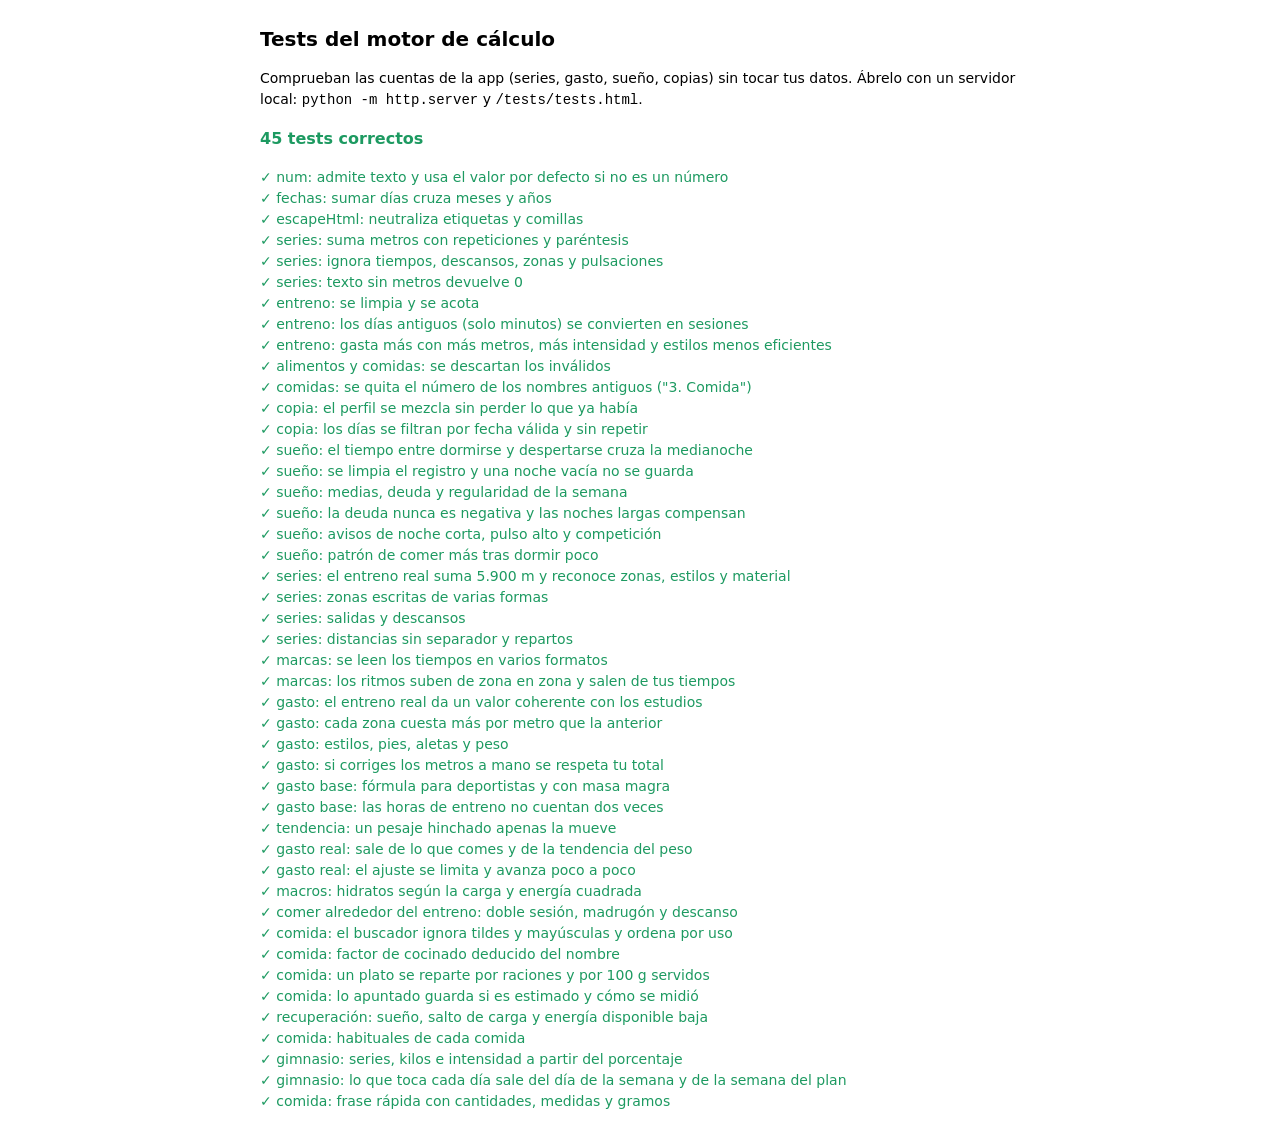
<file: tests/tests.html>
<!DOCTYPE html>
<html lang="es">
<head>
    <meta charset="UTF-8">
    <meta name="viewport" content="width=device-width, initial-scale=1.0">
    <title>SwimFuel · tests</title>
    <style>
        body { font: 14px/1.5 system-ui, sans-serif; margin: 24px auto; max-width: 760px; padding: 0 16px; }
        h1 { font-size: 20px; }
        .ok { color: #1d9a61; }
        .fail { color: #d6403b; font-weight: 600; }
        pre { white-space: pre-wrap; margin: 2px 0 10px 18px; color: #d6403b; }
        #summary { font-size: 16px; font-weight: 600; }
    </style>
</head>
<body>
    <h1>Tests del motor de cálculo</h1>
    <p>Comprueban las cuentas de la app (series, gasto, sueño, copias) sin tocar tus datos. Ábrelo con un servidor local: <code>python -m http.server</code> y <code>/tests/tests.html</code>.</p>
    <p id="summary">Ejecutando…</p>
    <div id="out"></div>

    <script>
        // Mini banco de pruebas: test('nombre', () => { eq(a, b); ok(cond); near(a, b, tol); })
        const results = [];
        function test(name, fn) {
            try { fn(); results.push({ name, ok: true }); }
            catch (e) { results.push({ name, ok: false, error: e.message }); }
        }
        function ok(cond, msg = 'se esperaba verdadero') { if (!cond) throw new Error(msg); }
        function eq(actual, expected, msg = '') {
            const a = JSON.stringify(actual), b = JSON.stringify(expected);
            if (a !== b) throw new Error(`${msg ? msg + ': ' : ''}esperado ${b}, obtenido ${a}`);
        }
        function near(actual, expected, tol, msg = '') {
            if (!(Math.abs(actual - expected) <= tol)) throw new Error(`${msg ? msg + ': ' : ''}esperado ${expected} ±${tol}, obtenido ${actual}`);
        }
    </script>
    <script src="../js/engine.js"></script>
    <script src="../js/training.js"></script>
    <script src="../js/balance.js"></script>
    <script src="../js/gymplan.js"></script>
    <script src="../js/foodlib.js"></script>
    <script src="engine.test.js"></script>
    <script>
        const failed = results.filter(r => !r.ok);
        document.getElementById('summary').textContent = failed.length
            ? `${failed.length} de ${results.length} tests fallan`
            : `${results.length} tests correctos`;
        document.getElementById('summary').className = failed.length ? 'fail' : 'ok';
        document.getElementById('out').innerHTML = results.map(r =>
            `<div class="${r.ok ? 'ok' : 'fail'}">${r.ok ? '✓' : '✗'} ${escapeHtml(r.name)}</div>${r.ok ? '' : `<pre>${escapeHtml(r.error)}</pre>`}`).join('');
        window.testSummary = { total: results.length, failed: failed.map(r => `${r.name}: ${r.error}`) };
    </script>
</body>
</html>
</file>
<file: css/app.css>
/* =========================================================
   TEMA: un solo acento, superficies limpias, claro y oscuro
   ========================================================= */
:root {
    color-scheme: dark;
    --bg: #0a0b0d;
    --surface: #15171b;
    --surface-2: #1f2228;
    --line: rgba(255, 255, 255, 0.07);
    --line-strong: rgba(255, 255, 255, 0.14);
    --text: #f3f4f6;
    --text-2: #9ba2ad;
    --text-3: #676d77;
    --accent: #3ddbd9;
    --accent-ink: #032322;
    --accent-soft: rgba(61, 219, 217, 0.12);
    --carb: #f2b350;
    --prot: #5fd49b;
    --fat: #f08484;
    --ok: #5fd49b;
    --warn: #f2b350;
    --danger: #ff6b6b;
    --glass: rgba(21, 23, 27, 0.78);
    --toast-bg: #f3f4f6;
    --toast-text: #0a0b0d;
    --shadow: 0 12px 32px rgba(0, 0, 0, 0.35);

    /* Alias usados por partes de la app que dibujan con colores (gráfica, resúmenes) */
    --cyan: var(--accent);
    --blue: var(--accent);
    --green: var(--ok);
    --amber: var(--warn);
    --rose: var(--danger);
    --border: var(--line);
    --muted: var(--text-2);
    --panel: var(--surface-2);
    --input: var(--surface-2);
    --card: var(--surface);
}

@media (prefers-color-scheme: light) {
    :root {
        color-scheme: light;
        --bg: #f5f6f8;
        --surface: #ffffff;
        --surface-2: #eef0f3;
        --line: rgba(15, 23, 42, 0.08);
        --line-strong: rgba(15, 23, 42, 0.16);
        --text: #0e1116;
        --text-2: #5d6571;
        --text-3: #8c939d;
        --accent: #0b9a96;
        --accent-ink: #ffffff;
        --accent-soft: rgba(11, 154, 150, 0.1);
        --carb: #d48a14;
        --prot: #1d9a61;
        --fat: #d6514d;
        --ok: #1d9a61;
        --warn: #d48a14;
        --danger: #d6403b;
        --glass: rgba(255, 255, 255, 0.8);
        --toast-bg: #0e1116;
        --toast-text: #ffffff;
        --shadow: 0 12px 32px rgba(15, 23, 42, 0.12);
    }
}

* { box-sizing: border-box; margin: 0; padding: 0; }
[hidden] { display: none !important; }
html { -webkit-text-size-adjust: 100%; }

body {
    font-family: -apple-system, BlinkMacSystemFont, "SF Pro Text", "Segoe UI", Roboto, "Helvetica Neue", sans-serif;
    background: var(--bg);
    color: var(--text);
    font-size: 15px;
    line-height: 1.45;
    -webkit-font-smoothing: antialiased;
    -webkit-tap-highlight-color: transparent;
}

body.modal-open { overflow: hidden; }

.app {
    max-width: 600px;
    margin: 0 auto;
    padding: max(14px, env(safe-area-inset-top)) max(20px, env(safe-area-inset-right)) calc(120px + env(safe-area-inset-bottom)) max(20px, env(safe-area-inset-left));
}

.num, .ring-value, .stat-value, .s-kcal, .fi-kcal, .meal-kcal { font-variant-numeric: tabular-nums; }
.muted { color: var(--text-2); }
.small { font-size: 13px; }
.row { display: flex; gap: 8px; align-items: center; flex-wrap: wrap; }
.ico { width: 20px; height: 20px; flex: none; stroke: currentColor; fill: none; stroke-width: 1.8; stroke-linecap: round; stroke-linejoin: round; }

/* ---------- Botones ---------- */
button, .btn { font: inherit; color: inherit; background: none; border: 0; cursor: pointer; }
button:disabled { opacity: 0.5; cursor: not-allowed; }
:focus-visible { outline: 2px solid var(--accent); outline-offset: 2px; border-radius: 8px; }

.btn-primary, .btn-green, .btn-secondary, .btn-danger, .btn {
    display: inline-flex;
    align-items: center;
    justify-content: center;
    gap: 8px;
    height: 46px;
    padding: 0 18px;
    border-radius: 14px;
    font-weight: 600;
    font-size: 15px;
    white-space: nowrap;
    transition: transform 0.1s, opacity 0.15s;
}

.btn-primary, .btn-green { background: var(--accent); color: var(--accent-ink); }
.btn-secondary, .btn { background: var(--surface-2); color: var(--text); }
.btn-danger { background: transparent; color: var(--danger); }
.btn-sm { height: 34px; padding: 0 12px; font-size: 13px; border-radius: 10px; }
.btn-primary:active, .btn-green:active, .btn-secondary:active, .btn:active { transform: scale(0.98); }

.text-btn, .link-btn {
    display: inline-flex;
    align-items: center;
    gap: 4px;
    color: var(--accent);
    font-weight: 600;
    font-size: inherit;
}

.text-btn .ico { width: 18px; height: 18px; }

.icon-btn {
    width: 38px;
    height: 38px;
    display: inline-grid;
    place-items: center;
    border-radius: 12px;
    color: var(--text-2);
    flex: none;
}

.icon-btn:hover { background: var(--surface-2); color: var(--text); }
.icon-btn.accent { background: var(--accent); color: var(--accent-ink); border-radius: 50%; }

.pill-btn {
    height: 30px;
    padding: 0 12px;
    border-radius: 99px;
    background: var(--accent-soft);
    color: var(--accent);
    font-weight: 600;
    font-size: 13px;
}

/* ---------- Campos ---------- */
input[type="text"], input[type="number"], input[type="search"], input[type="password"], input[type="time"], select, textarea {
    width: 100%;
    background: var(--surface-2);
    border: 1px solid transparent;
    color: var(--text);
    border-radius: 12px;
    padding: 12px 14px;
    font: inherit;
    font-size: 16px; /* 16px: el iPhone no hace zoom al tocar */
    outline: none;
    transition: border-color 0.15s, background 0.15s;
}

input::placeholder, textarea::placeholder { color: var(--text-3); }
input:focus, select:focus, textarea:focus { border-color: var(--accent); }
textarea { resize: none; min-height: 52px; line-height: 1.4; }

select {
    appearance: none;
    -webkit-appearance: none;
    padding-right: 34px;
    background-image: url("data:image/svg+xml,%3Csvg xmlns='http://www.w3.org/2000/svg' width='12' height='12' viewBox='0 0 24 24' fill='none' stroke='%239ba2ad' stroke-width='2.5' stroke-linecap='round' stroke-linejoin='round'%3E%3Cpath d='M6 9l6 6 6-6'/%3E%3C/svg%3E");
    background-repeat: no-repeat;
    background-position: right 12px center;
}

label { display: block; font-size: 13px; color: var(--text-2); margin-bottom: 6px; font-weight: 500; }
.form-group { margin-bottom: 14px; }
.form-row { display: grid; grid-template-columns: 1fr 1fr; gap: 10px; }
.form-row-4 { display: grid; grid-template-columns: repeat(4, 1fr); gap: 8px; }
input[type="range"] { width: 100%; accent-color: var(--accent); height: 28px; }

/* ---------- Cabeceras de pantalla ---------- */
.topbar {
    display: flex;
    align-items: center;
    justify-content: space-between;
    gap: 12px;
    padding: 6px 0 20px;
    min-height: 64px;
}

.topbar h1 { font-size: 30px; font-weight: 700; letter-spacing: -0.025em; line-height: 1.1; }
.topbar-actions { display: flex; align-items: center; gap: 6px; }
.date-switch { display: flex; align-items: center; gap: 2px; min-width: 0; margin-left: -10px; }
.date-title { position: relative; padding: 2px 6px; min-width: 0; }
.date-sub { display: flex; align-items: center; gap: 8px; font-size: 14px; color: var(--text-2); margin-top: 2px; white-space: nowrap; }
.save-state { display: inline-flex; align-items: center; gap: 3px; color: var(--text-3); font-size: 12.5px; }
.save-state .ico { width: 14px; height: 14px; }

/* El selector de fecha va invisible encima del título: tocar el título lo abre */
.date-picker {
    position: absolute;
    inset: 0;
    width: 100% !important;
    height: 100%;
    opacity: 0;
    padding: 0 !important;
    border: 0 !important;
    cursor: pointer;
}

/* ---------- Bloque principal: anillo de calorías y macros ---------- */
.hero {
    --ring: 136px;
    display: grid;
    grid-template-columns: var(--ring) 1fr;
    gap: 22px;
    align-items: center;
    background: var(--surface);
    border-radius: 22px;
    padding: 20px;
    margin-bottom: 30px;
}

.ring-wrap { position: relative; width: var(--ring); height: var(--ring); }
.ring { width: var(--ring); height: var(--ring); transform: rotate(-90deg); display: block; }
.ring circle { fill: none; stroke-width: 9; stroke-linecap: round; }
.ring-track { stroke: var(--surface-2); }
.ring-fill { stroke: var(--accent); transition: stroke-dashoffset 0.6s cubic-bezier(0.2, 0.8, 0.2, 1), stroke 0.3s; }
.ring-center { position: absolute; inset: 0; display: grid; place-content: center; text-align: center; }
.ring-value { font-size: 28px; font-weight: 700; letter-spacing: -0.03em; line-height: 1.1; }
.ring-label { font-size: 12px; color: var(--text-2); }

.macro + .macro { margin-top: 14px; }
.macro-top { display: flex; justify-content: space-between; align-items: baseline; gap: 8px; font-size: 13px; }
.macro-name { color: var(--text-2); }
.macro-val { font-weight: 600; font-variant-numeric: tabular-nums; }
.macro-bar { height: 6px; border-radius: 99px; background: var(--surface-2); margin-top: 6px; overflow: hidden; }
.macro-bar > i { display: block; height: 100%; width: 0; border-radius: 99px; transition: width 0.5s cubic-bezier(0.2, 0.8, 0.2, 1); }
.macro-bar > i.over { background: var(--danger) !important; }
.macro-sub { font-size: 11.5px; color: var(--text-3); margin-top: 4px; }

.hero-foot {
    grid-column: 1 / -1;
    display: flex;
    justify-content: space-between;
    font-size: 13px;
    color: var(--text-2);
    border-top: 1px solid var(--line);
    padding-top: 14px;
}

.hero-foot strong { color: var(--text); font-weight: 600; }

/* ---------- Secciones y listas agrupadas ---------- */
.section { margin-bottom: 30px; }
.section-head { display: flex; align-items: center; justify-content: space-between; gap: 12px; margin: 0 2px 10px; }
.section-head h2 { font-size: 20px; font-weight: 700; letter-spacing: -0.015em; }
.card { background: var(--surface); border-radius: 18px; padding: 16px; }

.list { background: var(--surface); border-radius: 18px; overflow: hidden; }
.list + .list, .list + .card, .card + .list { margin-top: 10px; }
.list > * + * { border-top: 1px solid var(--line); }

.list-row {
    display: flex;
    align-items: center;
    justify-content: space-between;
    gap: 12px;
    width: 100%;
    min-height: 54px;
    padding: 8px 16px;
    margin: 0;
    text-align: left;
    font-size: 15px;
    color: var(--text);
    font-weight: 400;
}

button.list-row:active, .list-row.tappable:active { background: var(--surface-2); }
.list-row.danger { color: var(--danger); }
.list-row .ico { color: var(--text-3); }
.list-row.danger .ico, .action-row .ico { color: inherit; }
.list-row > .fi-main { flex: 1; min-width: 0; }
.s-main > span, .fi-macros { display: block; }
.food-item .icon-btn { width: 30px; height: 30px; color: var(--text-3); }
.food-item .icon-btn .ico { width: 16px; height: 16px; }
.meal-head .icon-btn { color: var(--text-3); }

.inline-select {
    width: auto;
    max-width: 62%;
    background-color: transparent;
    padding: 8px 26px 8px 8px;
    text-align: right;
    text-align-last: right;
    color: var(--text-2);
    background-position: right 4px center;
}

.inline-select:focus { border-color: transparent; color: var(--text); }
.inline-field { display: inline-flex; align-items: center; gap: 6px; color: var(--text-2); }

.inline-input {
    width: 84px !important;
    background: transparent !important;
    text-align: right;
    padding: 8px 4px !important;
    border-radius: 8px !important;
}

.inline-input:focus { background: var(--surface-2) !important; border-color: transparent !important; }

.footnote { font-size: 12.5px; color: var(--text-2); margin: 10px 4px 0; line-height: 1.5; }
.footnote strong { color: var(--text); font-weight: 600; }

/* ---------- Entrenos ---------- */
.sessions:empty { display: none; }
.session-row { display: flex; align-items: center; gap: 12px; width: 100%; padding: 12px 14px 12px 16px; text-align: left; }
.s-icon { width: 38px; height: 38px; border-radius: 12px; display: grid; place-items: center; background: var(--accent-soft); color: var(--accent); flex: none; }
.s-main { flex: 1; min-width: 0; }
.s-title { font-weight: 600; }
.s-sub { font-size: 13px; color: var(--text-2); white-space: nowrap; overflow: hidden; text-overflow: ellipsis; }
.s-kcal { font-weight: 600; white-space: nowrap; }
.s-kcal small { color: var(--text-2); font-weight: 400; font-size: 12px; }
.s-chev { color: var(--text-3); transition: transform 0.2s; }
.session.open .s-chev { transform: rotate(180deg); }
.session-body { display: none; padding: 2px 16px 16px; }
.session.open .session-body { display: block; }
.s-grid { display: grid; grid-template-columns: repeat(3, 1fr); gap: 10px; }
.s-grid .span-all { grid-column: 1 / -1; }
.s-grid .span-2 { grid-column: span 2; }
.s-grid input, .s-grid select { padding: 10px 12px; }
.sets-hint { font-size: 12.5px; color: var(--accent); margin-top: 6px; min-height: 1em; }
.rpe { margin-top: 14px; }
.rpe-top { display: flex; justify-content: space-between; font-size: 13px; color: var(--text-2); }
.rpe-top strong { color: var(--text); font-weight: 600; }
.s-foot { display: flex; justify-content: space-between; align-items: center; gap: 12px; margin-top: 10px; font-size: 12.5px; color: var(--text-2); }
.empty-note { padding: 16px; font-size: 14px; color: var(--text-2); }

/* ---------- Comidas ---------- */
.meal { background: var(--surface); border-radius: 18px; overflow: hidden; margin-bottom: 12px; }
.meal-head { display: flex; align-items: center; gap: 6px; padding: 14px 8px 12px 16px; }
.meal-head .grow { flex: 1; min-width: 0; }
.meal-title { font-weight: 600; font-size: 16px; }
.meal-hint { font-size: 12.5px; color: var(--text-2); }
.meal-kcal { font-weight: 600; white-space: nowrap; }
.meal-kcal small { color: var(--text-2); font-weight: 400; font-size: 12px; }
.food-item { display: flex; align-items: center; gap: 8px; padding: 10px 8px 10px 16px; border-top: 1px solid var(--line); }
.fi-main { flex: 1; min-width: 0; }
.fi-name { display: -webkit-box; -webkit-line-clamp: 2; -webkit-box-orient: vertical; overflow: hidden; line-height: 1.3; }
.fi-macros { font-size: 12px; color: var(--text-3); }
.fi-grams { display: inline-flex; align-items: center; gap: 4px; color: var(--text-3); font-size: 13px; }
.gram-input { width: 62px !important; padding: 6px 8px !important; text-align: right; border-radius: 9px !important; }
.fi-kcal { width: 44px; text-align: right; font-weight: 500; }
.meal-add { display: flex; align-items: center; gap: 8px; padding: 8px 10px 8px 16px; border-top: 1px solid var(--line); }
.meal-add .ico { color: var(--text-3); }
.meal-add .meal-search { flex: 1; background: transparent; border-color: transparent; padding: 10px 0; border-radius: 0; }
.meal-add .meal-grams { width: 70px; padding: 8px 10px; text-align: right; }
.add-circle { width: 36px; height: 36px; border-radius: 50%; background: var(--accent); color: var(--accent-ink); display: grid; place-items: center; flex: none; }
.add-circle .ico { stroke-width: 2.2; }

/* ---------- Desplegables (hidratación, IA) ---------- */
details.disclosure { background: var(--surface); border-radius: 18px; }
details.disclosure > summary { list-style: none; display: flex; align-items: center; gap: 12px; padding: 14px 16px; cursor: pointer; }
details.disclosure > summary::-webkit-details-marker { display: none; }
details.disclosure > summary .grow { flex: 1; }
details.disclosure[open] > summary .s-chev { transform: rotate(180deg); }
.disclosure-body { padding: 0 16px 16px; }

.supp-list { list-style: none; }
.supp-item { padding: 12px 0; border-top: 1px solid var(--line); }
.supp-head { display: flex; justify-content: space-between; gap: 12px; font-weight: 600; font-size: 14px; }
.supp-dose { color: var(--accent); white-space: nowrap; }
.supp-desc { font-size: 13px; color: var(--text-2); margin-top: 2px; }
.supp-item.highlight .supp-head > span:first-child::after { content: ' · hoy'; color: var(--accent); font-weight: 500; }
.disclaimer { font-size: 12px; color: var(--text-3); margin-top: 10px; }

/* ---------- Buscador ---------- */
.search { position: relative; margin-bottom: 12px; }
.search .ico { position: absolute; left: 14px; top: 50%; transform: translateY(-50%); color: var(--text-3); pointer-events: none; }
.search input { padding-left: 42px; background: var(--surface); }

/* ---------- Diario: resumen, gráfica, días ---------- */
.stats-grid { display: grid; grid-template-columns: repeat(2, 1fr); gap: 10px; }
.stat { background: var(--surface); border-radius: 18px; padding: 14px 16px; }
.card .stat { background: var(--surface-2); }
.kpi-label { font-size: 12.5px; color: var(--text-2); }
.stat-value { font-size: 22px; font-weight: 700; letter-spacing: -0.02em; margin: 2px 0 1px; }
.kpi-sub { font-size: 12px; color: var(--text-3); }
.chart-card { margin-top: 10px; padding: 16px 12px 12px; }
.chart-wrap { overflow-x: auto; }
.chart-wrap svg { display: block; width: 100%; height: auto; }
.legend { display: flex; gap: 14px; flex-wrap: wrap; font-size: 12px; color: var(--text-2); margin: 8px 4px 0; }
.legend i { display: inline-block; width: 8px; height: 8px; border-radius: 50%; margin-right: 6px; vertical-align: 1px; }
.calib-progress { height: 6px; background: var(--surface-2); border-radius: 99px; overflow: hidden; margin: 6px 0 14px; }
.calib-progress > div { height: 100%; background: var(--accent); border-radius: 99px; }
#calibrationCard p { margin-bottom: 10px; }
#calibrationCard .stats-grid { margin-bottom: 12px; }

.day-row { display: flex; align-items: center; }
.day-main { flex: 1; min-width: 0; display: flex; align-items: center; gap: 12px; padding: 12px 4px 12px 16px; text-align: left; }
.day-info { flex: 1; min-width: 0; }
.day-title { font-weight: 600; }
.day-sub { font-size: 13px; color: var(--text-2); white-space: nowrap; overflow: hidden; text-overflow: ellipsis; }
.day-kcal { text-align: right; font-variant-numeric: tabular-nums; }
.day-kcal strong { font-weight: 600; }
.day-kcal small { display: block; font-size: 12px; color: var(--text-3); }
.day-bar { display: block; height: 4px; width: 56px; border-radius: 99px; background: var(--surface-2); overflow: hidden; margin-top: 4px; margin-left: auto; }
.day-bar > i { display: block; height: 100%; border-radius: 99px; }

.status-pill { display: inline-block; padding: 2px 9px; border-radius: 99px; font-weight: 600; font-size: 12px; }
.status-ok { background: rgba(95, 212, 155, 0.15); color: var(--ok); }
.status-warn { background: rgba(242, 179, 80, 0.15); color: var(--warn); }
.status-low { background: rgba(255, 107, 107, 0.15); color: var(--danger); }
.c-carb { color: var(--carb); }
.c-prot { color: var(--prot); }
.c-fat { color: var(--fat); }

/* ---------- Barra de pestañas flotante ---------- */
.tabbar {
    position: fixed;
    left: 50%;
    bottom: calc(14px + env(safe-area-inset-bottom));
    transform: translateX(-50%);
    z-index: 900;
    display: flex;
    gap: 4px;
    padding: 6px;
    background: var(--glass);
    backdrop-filter: saturate(180%) blur(20px);
    -webkit-backdrop-filter: saturate(180%) blur(20px);
    border: 1px solid var(--line);
    border-radius: 26px;
    box-shadow: var(--shadow);
}

.tab {
    display: flex;
    flex-direction: column;
    align-items: center;
    gap: 2px;
    width: 96px;
    padding: 7px 0 6px;
    border-radius: 20px;
    color: var(--text-3);
    font-size: 11px;
    font-weight: 600;
    transition: color 0.15s, background 0.15s;
}

.tab.active { color: var(--accent); background: var(--accent-soft); }
.tab-panel { display: none; }
.tab-panel.active { display: block; animation: fade 0.2s ease-out; }
@keyframes fade { from { opacity: 0; } to { opacity: 1; } }

/* ---------- Resumen fijo al bajar ---------- */
.sticky-summary {
    position: fixed;
    top: 0;
    left: 0;
    right: 0;
    z-index: 800;
    display: flex;
    justify-content: center;
    align-items: baseline;
    gap: 14px;
    flex-wrap: wrap;
    padding: calc(env(safe-area-inset-top) + 10px) 16px 10px;
    background: var(--glass);
    backdrop-filter: saturate(180%) blur(20px);
    -webkit-backdrop-filter: saturate(180%) blur(20px);
    border-bottom: 1px solid var(--line);
    font-size: 13px;
    font-variant-numeric: tabular-nums;
    transform: translateY(-110%);
    transition: transform 0.25s ease;
}

.sticky-summary.show { transform: none; }
.sticky-summary strong { font-weight: 600; margin-left: 3px; }
.sticky-summary .neg { color: var(--danger); }

.banner {
    margin: 0 0 16px;
    padding: 12px 14px;
    border-radius: 14px;
    background: rgba(242, 179, 80, 0.12);
    color: var(--warn);
    font-size: 13px;
}

/* ---------- Hojas inferiores (modales) ---------- */
.modal-overlay {
    position: fixed;
    inset: 0;
    z-index: 1000;
    display: none;
    align-items: flex-end;
    justify-content: center;
    background: rgba(0, 0, 0, 0.45);
}

.modal-overlay.active { display: flex; animation: fade 0.2s ease-out; }

.modal-box {
    background: var(--surface);
    width: 100%;
    max-width: 560px;
    max-height: 92dvh;
    border-radius: 24px 24px 0 0;
    display: flex;
    flex-direction: column;
    padding-bottom: env(safe-area-inset-bottom);
    animation: sheetUp 0.3s cubic-bezier(0.2, 0.8, 0.2, 1);
    box-shadow: var(--shadow);
}

@keyframes sheetUp { from { transform: translateY(48px); opacity: 0.6; } to { transform: none; opacity: 1; } }

.grabber { width: 38px; height: 5px; border-radius: 99px; background: var(--line-strong); margin: 8px auto 0; flex: none; }
.modal-header { display: flex; align-items: center; justify-content: space-between; gap: 12px; padding: 10px 12px 6px 20px; }
.modal-header h3 { font-size: 19px; font-weight: 700; letter-spacing: -0.015em; }
.modal-body { padding: 8px 20px 16px; overflow-y: auto; }
.modal-body .list { background: var(--surface-2); }
.modal-body .list > * + * { border-top-color: var(--line-strong); }
.modal-body .list-row { min-height: 50px; }
.modal-body .inline-input:focus { background: var(--surface) !important; }
.modal-footer { display: flex; gap: 10px; padding: 12px 20px 16px; }
.modal-footer > * { flex: 1; }
.modal-footer > .btn-danger { flex: none; padding: 0 6px; }
.section-title { font-size: 13px; font-weight: 600; color: var(--text-2); margin: 18px 4px 8px; }

.ai-box { background: var(--surface-2); border-radius: 16px; margin-bottom: 4px; }
.ai-box > summary { list-style: none; display: flex; align-items: center; gap: 10px; padding: 14px 16px; cursor: pointer; font-weight: 600; color: var(--accent); }
.ai-box > summary::-webkit-details-marker { display: none; }
.ai-box[open] > summary .s-chev { transform: rotate(180deg); }
.ai-inner { padding: 0 16px 16px; }

.drop-zone {
    border: 1.5px dashed var(--line-strong);
    border-radius: 14px;
    padding: 18px;
    text-align: center;
    cursor: pointer;
    margin-bottom: 10px;
    color: var(--text-2);
    font-size: 14px;
}

.drop-zone:hover, .drop-zone.dragover { border-color: var(--accent); color: var(--text); }
.drop-zone .ico { width: 26px; height: 26px; margin-bottom: 6px; color: var(--accent); }
.drop-zone img { max-height: 160px; max-width: 100%; border-radius: 10px; }
.pulse { height: 4px; background: var(--accent-soft); border-radius: 99px; overflow: hidden; position: relative; margin-top: 8px; }
.pulse::after { content: ''; position: absolute; inset: 0 auto 0 0; width: 40%; background: var(--accent); border-radius: 99px; animation: pulse 1.2s infinite ease-in-out; }
@keyframes pulse { from { left: -40%; } to { left: 100%; } }

.chips { display: flex; gap: 6px; flex-wrap: wrap; margin: 4px 0 14px; }
.chip { height: 32px; padding: 0 12px; border-radius: 99px; background: var(--surface-2); color: var(--text-2); font-size: 13px; font-weight: 500; }
.chip:hover { color: var(--text); }

.action-row { gap: 12px; justify-content: flex-start; }
.action-row .ico { color: inherit; }

/* ---------- Aviso flotante ---------- */
.toast {
    position: fixed;
    left: 50%;
    bottom: calc(96px + env(safe-area-inset-bottom));
    transform: translateX(-50%);
    z-index: 2000;
    display: none;
    align-items: center;
    gap: 10px;
    max-width: calc(100vw - 32px);
    width: max-content;
    padding: 11px 16px 11px 14px;
    border-radius: 14px;
    background: var(--toast-bg);
    color: var(--toast-text);
    font-size: 14px;
    font-weight: 500;
    box-shadow: var(--shadow);
    animation: fade 0.2s ease-out;
}

.toast-action { color: var(--toast-text); font-weight: 700; text-decoration: underline; text-underline-offset: 3px; padding: 4px 2px; margin-left: 4px; }
.banner.info { background: var(--accent-soft); color: var(--text); }
.banner.info strong { font-weight: 600; }

.toast::before { content: ''; width: 8px; height: 8px; border-radius: 50%; background: var(--toast-dot, var(--ok)); flex: none; }

@media (max-width: 420px) {
    .hero { --ring: 112px; gap: 16px; padding: 18px 16px; }
    .ring-value { font-size: 23px; }
    .ring-label { font-size: 11px; }
}

@media (max-width: 340px) {
    .hero { grid-template-columns: 1fr; justify-items: center; }
    .hero .macros, .hero-foot { width: 100%; }
    .s-grid { grid-template-columns: 1fr 1fr; }
    .s-grid .span-2 { grid-column: 1 / -1; }
}

@media (min-width: 520px) {
    .stats-grid { grid-template-columns: repeat(3, 1fr); }
}

@media (min-width: 700px) {
    .modal-overlay { align-items: center; padding: 24px; }
    .modal-box { border-radius: 24px; padding-bottom: 0; }
    .grabber { display: none; }
}

/* ---------- Sueño ---------- */
.tab { width: clamp(64px, 21vw, 92px); }
.status-info { background: var(--accent-soft); color: var(--accent); }
.sleep-big { font-size: 34px; font-weight: 700; letter-spacing: -0.03em; line-height: 1.15; font-variant-numeric: tabular-nums; }
.advice { background: var(--surface); border-radius: 18px; padding: 14px 16px; }
.advice + .advice { margin-top: 10px; }
.advice-title { font-weight: 600; margin: 8px 0 2px; }
.advice-text { font-size: 13.5px; color: var(--text-2); }
.chart-readout { font-size: 13px; color: var(--text-2); margin: 10px 4px 0; min-height: 1.45em; font-variant-numeric: tabular-nums; }
.sleep-hit { cursor: pointer; }
.dur { display: flex; align-items: center; gap: 6px; color: var(--text-2); font-size: 13px; }
.dur input { padding: 12px 6px; text-align: center; min-width: 0; }
input[type="time"] { min-height: 48px; }
.list-row .ico.chev { width: 16px; height: 16px; }
.evidence li { margin: 0 0 8px 18px; }
.evidence .src { color: var(--text-3); }

/* ---------- Series del entreno ---------- */
.s-grid textarea { padding: 10px 12px; min-height: 124px; max-height: 50vh; field-sizing: content; line-height: 1.5; }
.set-chips { flex-wrap: nowrap; overflow-x: auto; margin: 8px -16px 4px; padding: 0 16px 4px; scrollbar-width: none; }
.set-chips::-webkit-scrollbar { display: none; }
.set-chips .chip { flex: none; }
.sets-lines { font-size: 12.5px; color: var(--text-2); font-variant-numeric: tabular-nums; }
.set-line { display: flex; justify-content: space-between; gap: 12px; padding: 3px 0; }
.set-line > span:last-child { white-space: nowrap; color: var(--text-3); }
.set-total { margin-top: 4px; padding-top: 6px; border-top: 1px solid var(--line); color: var(--text); }
.pb-input { width: 96px !important; }

.s-grid input[type="time"] { min-height: 0; padding: 10px 8px; }

/* ---------- Añadir comida y platos ---------- */
button.meal-add { width: 100%; color: var(--accent); font-weight: 600; font-size: 14px; padding: 13px 16px; text-align: left; }
button.meal-add .ico { color: inherit; width: 18px; height: 18px; }
button.meal-add:active { background: var(--surface-2); }
.modal-body .search input { background: var(--surface-2); }
.modal-header .icon-btn[hidden] + h3 { margin-left: 0; }
.qty-name { font-size: 18px; font-weight: 700; letter-spacing: -0.01em; }
.qty-preview { background: var(--surface-2); border-radius: 14px; padding: 12px 14px; font-variant-numeric: tabular-nums; }
.qty-preview strong { font-weight: 700; }
#addResults .list-row, #dishSearchResults .list-row { min-height: 56px; }

.status-none { background: var(--surface-2); color: var(--text-2); }
.modal-box:focus { outline: none; }

.meal-favs { margin: 0; padding: 10px 12px 2px 16px; border-top: 1px solid var(--line); flex-wrap: nowrap; overflow-x: auto; scrollbar-width: none; }
.meal-favs::-webkit-scrollbar { display: none; }
.meal-favs:empty { display: none; }
.meal-favs .chip { flex: none; max-width: 220px; overflow: hidden; text-overflow: ellipsis; white-space: nowrap; color: var(--text); }

/* ---------- Plan de gimnasio ---------- */
.gym-plan:empty { display: none; }
.gp { background: var(--surface-2); border-radius: 14px; padding: 12px 14px; font-size: 13px; color: var(--text-2); }
.gp > summary { cursor: pointer; font-weight: 600; color: var(--text); font-size: 14px; }
.gp-block { margin-top: 10px; }
.gp-title { color: var(--text); }
.gp ul { margin: 4px 0 0 18px; }
.gp li { margin: 2px 0; }
.gp strong { color: var(--accent); font-weight: 600; }
.gp-rest { margin-top: 10px; }
</file>
